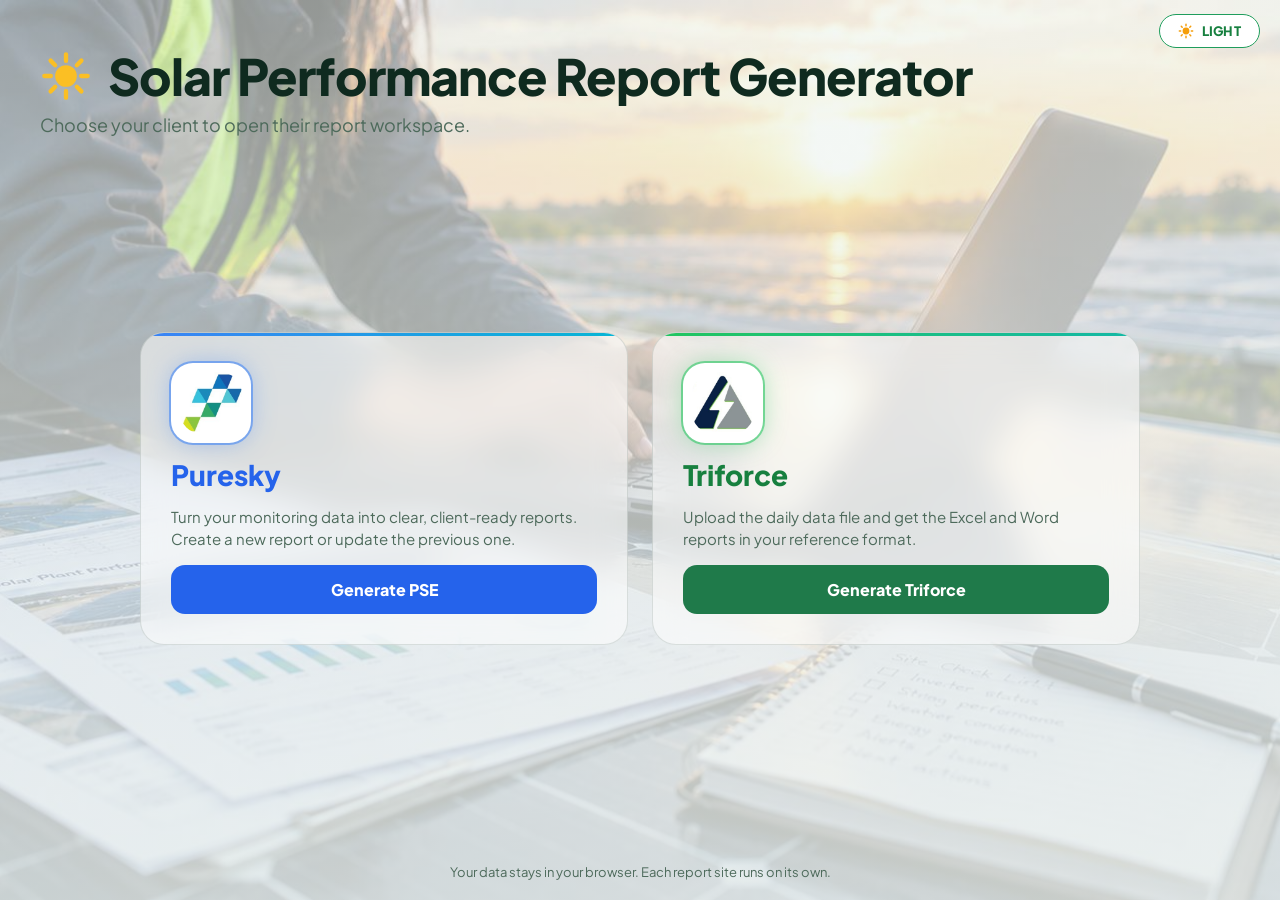
<file: index.html>
<!DOCTYPE html>
<html lang="en">
<head>
<meta charset="utf-8">
<meta name="viewport" content="width=device-width, initial-scale=1, viewport-fit=cover">
<link rel="icon" type="image/png" href="favicon.png">
<link rel="apple-touch-icon" href="favicon.png">
<title>Performance Report</title>
<link href="https://fonts.googleapis.com/css2?family=Plus+Jakarta+Sans:wght@500;600;800&display=swap" rel="stylesheet">
<link rel="stylesheet" href="style.css">
</head>
<body>
<div class="bgimg" aria-hidden="true"></div>
<header><button id="theme" type="button">LIGHT</button></header>

<main>
  <h1><svg class="sun" width="52" height="52" viewBox="0 0 24 24" fill="none" stroke="currentColor" stroke-width="2" stroke-linecap="round"><circle cx="12" cy="12" r="4" fill="currentColor"/><path d="M12 2v3M12 19v3M2 12h3M19 12h3M4.9 4.9l2.1 2.1M17 17l2.1 2.1M4.9 19.1L7 17M17 7l2.1-2.1"/></svg>Solar Performance Report Generator</h1>
  <p class="sub">Choose your client to open their report workspace.</p>

  <div class="grid">
    <a class="client" id="c2" href="#" style="--accent:#2563eb">
      <div class="logo"><img src="logo-puresky.jpg" alt="Puresky logo"></div>
      <h2>Puresky</h2>
      <p>Turn your monitoring data into clear, client-ready reports. Create a new report or update the previous one.</p>
      <span class="go">Generate PSE</span>
    </a>
    <a class="client" id="c1" href="#" style="--accent:#1f7a4a">
      <div class="logo"><img src="logo-triforce.jpg" alt="Triforce logo"></div>
      <h2>Triforce</h2>
      <p>Upload the daily data file and get the Excel and Word reports in your reference format.</p>
      <span class="go">Generate Triforce</span>
    </a>
  </div>
</main>

<footer>Your data stays in your browser. Each report site runs on its own.</footer>

<div id="appview" hidden>
  <div class="appbar"><button id="back" type="button"><svg width="14" height="14" viewBox="0 0 24 24" fill="none" stroke="currentColor" stroke-width="3" stroke-linecap="round" stroke-linejoin="round" aria-hidden="true"><path d="M15 5l-7 7 7 7"/></svg>Back to clients</button><span id="appname"></span></div>
  <iframe id="appframe" title="Report generator"></iframe>
</div>
<div id="toast" role="status" hidden></div>

<script src="script.js"></script>
</body>
</html>
</file>
<file: style.css>
:root{
  --bg:#0a0f1c; --bar:#111a2e; --card:#0f2a1f; --card-edge:#1d4a35;
  --text:#f2f6f4; --muted:#9db3a8; --green:#2fd16b; --btn-green:#1f7a4a; --btn-blue:#2563eb;
  --sun:#fbbf24; --grid:rgba(120,170,255,.10); --glow:rgba(47,209,107,.18);
  box-sizing:border-box; padding-top:env(safe-area-inset-top,0px); padding-bottom:env(safe-area-inset-bottom,0px);
}
@media (prefers-color-scheme: light){
  :root:not([data-theme="dark"]){
    --bg:#eef4f0; --bar:#ffffff; --card:#ffffff; --card-edge:#bfdccb;
    --text:#0f2a1f; --muted:#4d6a5b; --green:#17803f; --grid:rgba(30,80,160,.09); --glow:rgba(23,128,63,.15);
  }
}
:root[data-theme="light"]{
  --bg:#eef4f0; --bar:#ffffff; --card:#ffffff; --card-edge:#bfdccb;
  --text:#0f2a1f; --muted:#4d6a5b; --green:#17803f; --grid:rgba(30,80,160,.09); --glow:rgba(23,128,63,.15);
}
:root[data-theme="dark"]{color-scheme:dark}
*{box-sizing:border-box}
html{scroll-padding-top:env(safe-area-inset-top,0px)}
body{margin:0;min-height:100vh;font-family:"Plus Jakarta Sans",system-ui,sans-serif;color:var(--text);background:var(--bg);
  background-image:
    radial-gradient(900px 400px at 85% -10%,var(--glow),transparent 70%),
    linear-gradient(var(--grid) 1px,transparent 1px),linear-gradient(90deg,var(--grid) 1px,transparent 1px);
  background-size:auto,64px 40px,64px 40px; display:flex;flex-direction:column}
header{position:absolute;top:14px;right:20px;z-index:5;padding:0;background:none;border:0}header #theme{background:var(--bar);backdrop-filter:blur(8px)}
.brand{display:flex;align-items:center;gap:10px;font-weight:800;font-size:20px}
.tag{display:flex;align-items:center;gap:10px;color:var(--green);font-weight:600;font-size:14px}
.sun{color:var(--sun)}
#theme{font:inherit;font-weight:800;font-size:12px;letter-spacing:.04em;color:var(--text);background:transparent;border:1px solid var(--card-edge);border-radius:999px;padding:7px 16px;cursor:pointer}
#theme:focus-visible,.client:focus-visible{outline:3px solid var(--sun);outline-offset:3px}
main{flex:1;display:flex;flex-direction:column;width:100%;margin:0;padding:48px 40px}
h1{display:flex;align-items:center;gap:16px;margin:0 0 10px;font-size:clamp(30px,5vw,50px);font-weight:800;letter-spacing:-.02em;line-height:1.1}
h1 svg{flex:none}
.sub{margin:0 0 44px;font-size:18px;color:var(--muted)}
.grid{width:100%;max-width:1000px;margin:auto;display:grid;grid-template-columns:1fr 1fr;gap:24px}
.client{display:flex;flex-direction:column;gap:14px;padding:30px;text-decoration:none;color:inherit;background:var(--card);border:1px solid var(--card-edge);border-radius:24px;transition:transform .2s,border-color .2s,box-shadow .2s}
.client:hover{transform:translateY(-4px);border-color:var(--accent);box-shadow:0 14px 40px -12px var(--accent)}
.client h2{margin:0;font-size:28px;font-weight:800;color:var(--green)}
#c2 h2{color:var(--btn-blue)}
.logo:has(img){background:#fff;padding:6px;overflow:hidden}
.logo img{width:100%;height:100%;object-fit:contain;border-radius:inherit;display:block}
.client p{margin:0;color:var(--muted);font-size:15px;line-height:1.5}
.go{margin-top:auto;display:flex;align-items:center;justify-content:center;gap:8px;padding:14px;border-radius:14px;color:#fff;font-weight:800;font-size:16px;background:var(--accent)}
.logo{width:56px;height:56px;border-radius:16px;display:grid;place-items:center;font-weight:800;font-size:22px;color:#fff;background:var(--accent)}
footer{padding:20px 28px;text-align:center;color:var(--muted);font-size:13px}
@media (max-width:700px){.grid{grid-template-columns:1fr}header{padding:12px 16px}.tag span{display:none}main{padding:32px 16px}}
@media (prefers-reduced-motion:reduce){.client{transition:none}}
header #theme{display:inline-flex;align-items:center;gap:8px;font-weight:800;font-size:13px;letter-spacing:.02em;padding:8px 18px;border-radius:999px;backdrop-filter:none}
header #theme[data-mode="light"]{background:#fff;color:#17803f;border:1.5px solid #1f9d5c}
header #theme[data-mode="dark"]{background:#0e1830;color:#fff;border:1px solid rgba(255,255,255,.22)}
.bgimg{position:fixed;inset:0;z-index:0;background:linear-gradient(180deg,rgba(7,13,26,.68),rgba(7,13,26,.90)),url("background.jpg") center/cover no-repeat}
@media (prefers-color-scheme:light){:root:not([data-theme="dark"]) .bgimg{background:linear-gradient(180deg,rgba(238,244,240,.62),rgba(238,244,240,.84)),url("background.jpg") center/cover no-repeat}}
:root[data-theme="light"] .bgimg{background:linear-gradient(180deg,rgba(238,244,240,.62),rgba(238,244,240,.84)),url("background.jpg") center/cover no-repeat}
main,footer{position:relative;z-index:1}
.client{background:rgba(15,42,31,.55);backdrop-filter:blur(10px);-webkit-backdrop-filter:blur(10px)}
@media (prefers-color-scheme:light){:root:not([data-theme="dark"]) .client{background:rgba(255,255,255,.38)}}
:root[data-theme="light"] .client{background:rgba(255,255,255,.38)}
/* ---- Card upgrade: glass, brand glow, gradient accent, bigger logos ---- */
#c1{--g1:#22c55e;--g2:#14b8a6;--glow-c:rgba(34,197,94,.35);--ring:rgba(34,197,94,.55)}
#c2{--g1:#3b82f6;--g2:#06b6d4;--glow-c:rgba(59,130,246,.35);--ring:rgba(59,130,246,.55)}
.client{position:relative;overflow:hidden;background:rgba(255,255,255,.06);backdrop-filter:blur(16px);-webkit-backdrop-filter:blur(16px);border:1px solid rgba(255,255,255,.12);transition:transform .3s ease,box-shadow .3s ease,border-color .3s ease}
.client::before{content:"";position:absolute;top:0;left:0;right:0;height:3px;background:linear-gradient(90deg,var(--g1),var(--g2))}
#c1:hover,#c2:hover{transform:translateY(-8px);border-color:rgba(255,255,255,.12);box-shadow:0 0 40px var(--glow-c)}
.logo{width:80px;height:80px;border-radius:22px;box-shadow:0 0 0 2px var(--ring),0 0 24px var(--glow-c)}
.logo:has(img){padding:9px}
@media (prefers-color-scheme:light){:root:not([data-theme="dark"]) .client{background:rgba(255,255,255,.55);border-color:rgba(15,42,31,.12)}}
:root[data-theme="light"] .client{background:rgba(255,255,255,.55);border-color:rgba(15,42,31,.12)}
@media (prefers-reduced-motion:reduce){#c1:hover,#c2:hover{transform:none}}
#appview{position:fixed;inset:0;z-index:50;display:flex;flex-direction:column;background:var(--bg)}
#appview[hidden]{display:none}
.appbar{display:flex;align-items:center;gap:14px;padding:calc(env(safe-area-inset-top,0px) + 10px) 14px 10px;background:var(--bar);border-bottom:1px solid var(--card-edge)}
#back{display:inline-flex;align-items:center;gap:6px;font:inherit;font-weight:800;font-size:13px;color:var(--text);background:transparent;border:1px solid var(--card-edge);border-radius:999px;padding:7px 14px;cursor:pointer}
#back:hover{border-color:var(--green)}
#back:focus-visible{outline:3px solid var(--sun);outline-offset:2px}
#appname{font-weight:800;color:var(--green)}
#appframe{flex:1;width:100%;border:0;background:var(--bg)}
#toast{position:fixed;left:50%;bottom:28px;transform:translateX(-50%);z-index:60;padding:12px 20px;border-radius:12px;background:var(--bar);color:var(--text);border:1px solid var(--card-edge);font-weight:600;font-size:14px}
#toast[hidden]{display:none}
</file>
